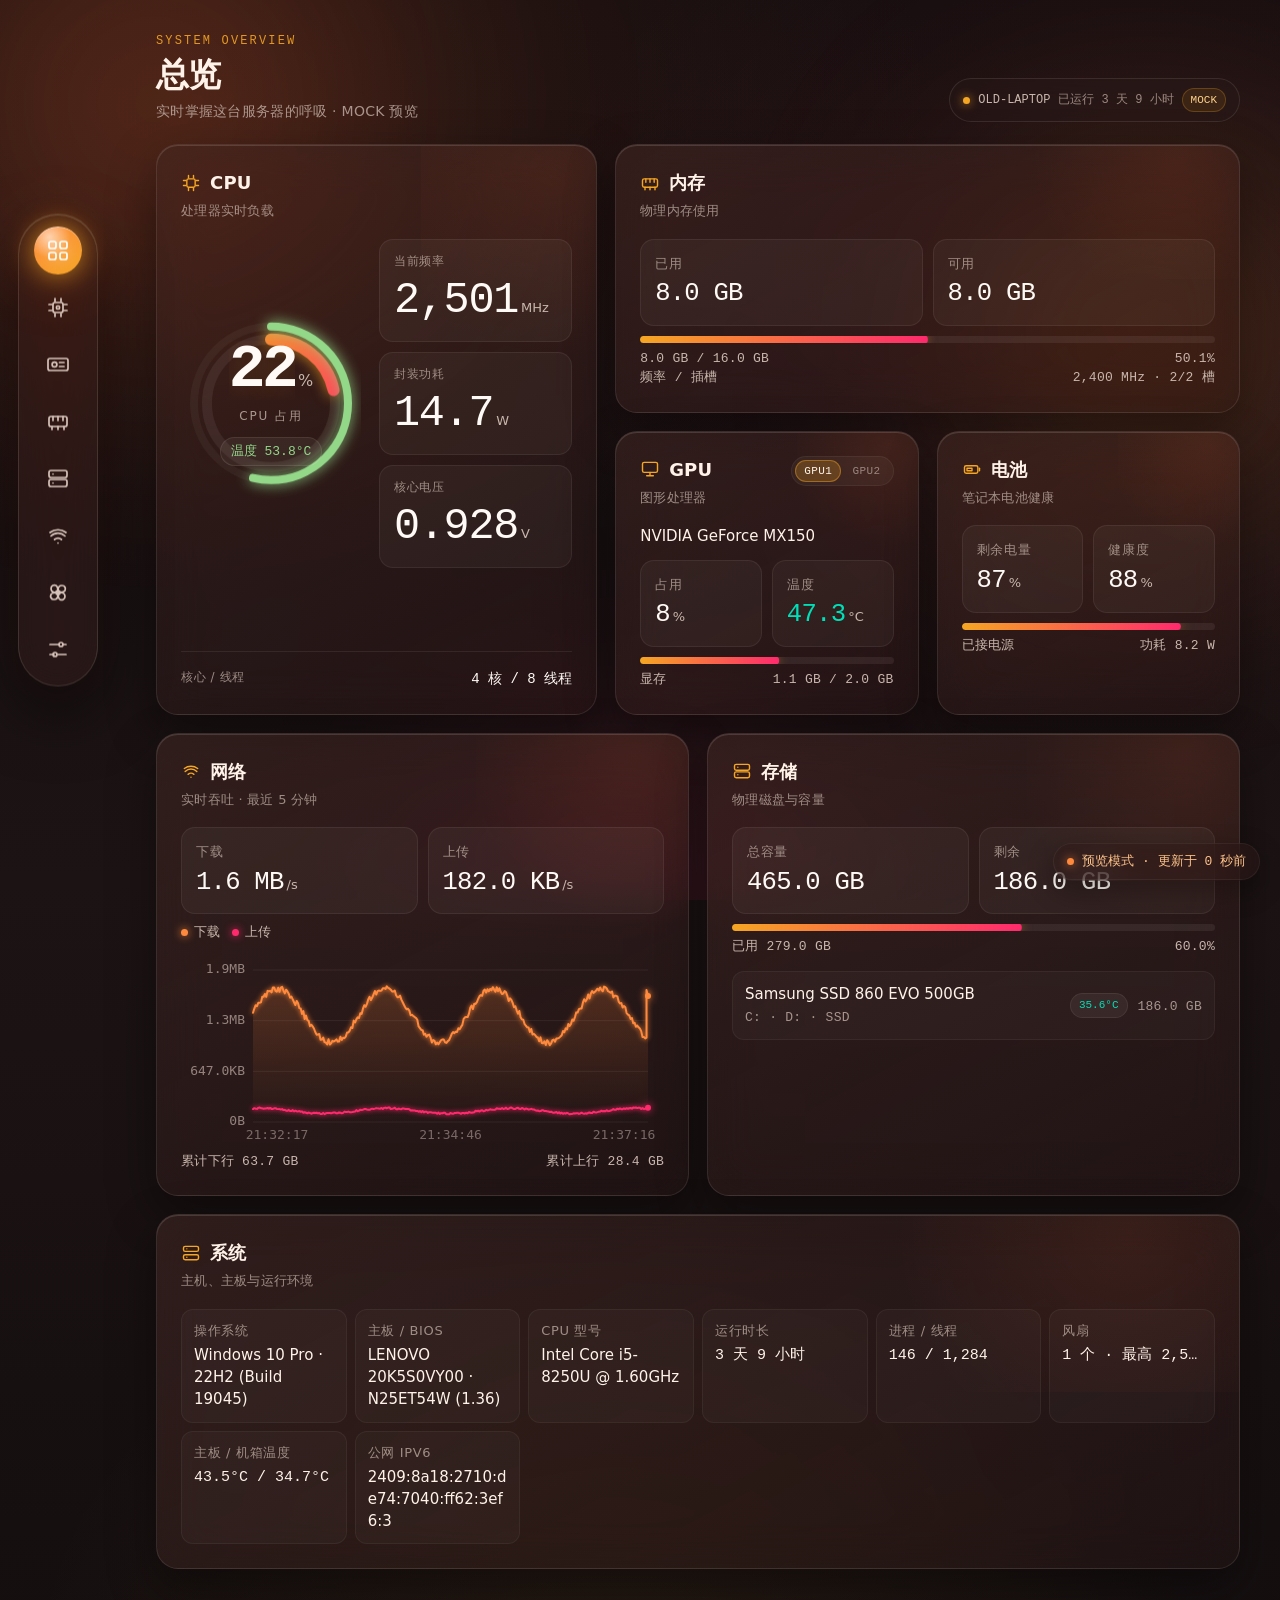
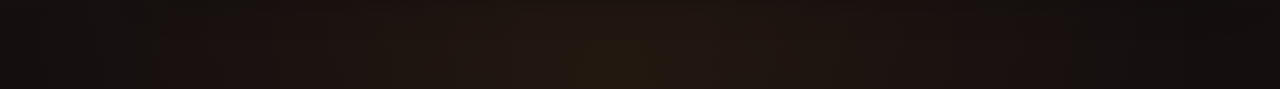
<file: preview/index.html>
<!DOCTYPE html>
<html lang="zh-CN">
<head>
  <meta charset="utf-8">
  <meta name="viewport" content="width=device-width, initial-scale=1, viewport-fit=cover">
  <meta name="color-scheme" content="dark">
  <meta name="theme-color" content="#140e0f">
  <title>HP Server Monitor · UI Preview</title>
  <link rel="stylesheet" href="./style.css">
</head>
<body>
  <div class="aurora" aria-hidden="true">
    <span class="blob blob-blue"></span>
    <span class="blob blob-teal"></span>
    <span class="blob blob-pink"></span>
  </div>

  <div id="app" class="app">
    <aside id="sidebar" class="sidebar" aria-label="主导航">
      <div id="liquid" class="liquid" aria-hidden="true"></div>

      <button class="nav-bubble active" data-view="overview" aria-label="总览" aria-current="page" title="总览">
        <svg viewBox="0 0 24 24" fill="none" stroke="currentColor" stroke-width="1.7" stroke-linecap="round" stroke-linejoin="round" aria-hidden="true"><rect x="3" y="3" width="7" height="7" rx="2"/><rect x="14" y="3" width="7" height="7" rx="2"/><rect x="3" y="14" width="7" height="7" rx="2"/><rect x="14" y="14" width="7" height="7" rx="2"/></svg>
        <span class="nav-tip">总览</span>
      </button>

      <button class="nav-bubble" data-view="cpu" aria-label="CPU" title="CPU">
        <svg viewBox="0 0 24 24" fill="none" stroke="currentColor" stroke-width="1.7" stroke-linecap="round" stroke-linejoin="round" aria-hidden="true"><rect x="7" y="7" width="10" height="10" rx="2"/><path d="M9 3v3M15 3v3M9 18v3M15 18v3M3 9h3M3 15h3M18 9h3M18 15h3"/><rect x="10.5" y="10.5" width="3" height="3" rx="1"/></svg>
        <span class="nav-tip">CPU</span>
      </button>

      <button class="nav-bubble" data-view="gpu" aria-label="GPU" title="GPU">
        <svg viewBox="0 0 24 24" fill="none" stroke="currentColor" stroke-width="1.7" stroke-linecap="round" stroke-linejoin="round" aria-hidden="true"><rect x="2" y="6" width="20" height="12" rx="2"/><circle cx="8.5" cy="12" r="2.4"/><path d="M13.5 10h4.5M13.5 14h4.5"/></svg>
        <span class="nav-tip">GPU</span>
      </button>

      <button class="nav-bubble" data-view="memory" aria-label="内存" title="内存">
        <svg viewBox="0 0 24 24" fill="none" stroke="currentColor" stroke-width="1.7" stroke-linecap="round" stroke-linejoin="round" aria-hidden="true"><rect x="3" y="7" width="18" height="10" rx="2"/><path d="M7 7v4M12 7v4M17 7v4M6 17v3M12 17v3M18 17v3"/></svg>
        <span class="nav-tip">内存</span>
      </button>

      <button class="nav-bubble" data-view="storage" aria-label="存储" title="存储">
        <svg viewBox="0 0 24 24" fill="none" stroke="currentColor" stroke-width="1.7" stroke-linecap="round" stroke-linejoin="round" aria-hidden="true"><rect x="3" y="4" width="18" height="7" rx="2"/><rect x="3" y="13" width="18" height="7" rx="2"/><path d="M7 7.5h.01M7 16.5h.01"/></svg>
        <span class="nav-tip">存储</span>
      </button>

      <button class="nav-bubble" data-view="network" aria-label="网络" title="网络">
        <svg viewBox="0 0 24 24" fill="none" stroke="currentColor" stroke-width="1.7" stroke-linecap="round" stroke-linejoin="round" aria-hidden="true"><path d="M4 9a13 13 0 0 1 16 0"/><path d="M5 12.5a10 10 0 0 1 14 0"/><path d="M8.5 16a5.5 5.5 0 0 1 7 0"/><path d="M12 19.5h.01"/></svg>
        <span class="nav-tip">网络</span>
      </button>

      <button class="nav-bubble" data-view="fans" aria-label="风扇" title="风扇">
        <svg viewBox="0 0 24 24" fill="none" stroke="currentColor" stroke-width="1.7" stroke-linecap="round" stroke-linejoin="round" aria-hidden="true"><circle cx="12" cy="12" r="2"/><path d="M12 10c0-3 1-5 4-5s4 3 3 5-4 2-7 2"/><path d="M14 12c3 0 5 1 5 4s-3 4-5 3-2-4-2-7"/><path d="M12 14c0 3-1 5-4 5s-4-3-3-5 4-2 7-2"/><path d="M10 12c-3 0-5-1-5-4s3-4 5-3 2 4 2 7"/></svg>
        <span class="nav-tip">风扇</span>
      </button>

      <button class="nav-bubble" data-view="settings" aria-label="设置" title="设置">
        <svg viewBox="0 0 24 24" fill="none" stroke="currentColor" stroke-width="1.7" stroke-linecap="round" stroke-linejoin="round" aria-hidden="true"><path d="M4 7h9M17 7h3M4 17h4M12 17h8"/><circle cx="15" cy="7" r="2"/><circle cx="9" cy="17" r="2"/></svg>
        <span class="nav-tip">设置</span>
      </button>
    </aside>

    <main class="main">
      <header class="topbar">
        <div class="page-heading">
          <p class="eyebrow" id="page-eyebrow">SYSTEM OVERVIEW</p>
          <h1 id="page-title">总览</h1>
          <p id="page-subtitle" class="page-subtitle">静态预览 · Mock 数据</p>
        </div>
        <div class="host-badge">
          <span class="host-dot"></span>
          <span id="host-name">OLD-LAPTOP</span>
          <span id="host-uptime" class="host-uptime"></span>
          <span class="badge info" title="当前为静态 mock 数据">MOCK</span>
        </div>
      </header>
      <section id="view" class="view"></section>
    </main>

    <div id="live-pill" class="live-pill ok" role="status">
      <span class="pill-dot"></span>
      <span id="live-text">预览模式 · 更新于 0 秒前</span>
    </div>
  </div>

  <div id="preview-login" class="login-overlay" hidden>
    <form id="preview-login-form" class="login-card" autocomplete="off">
      <div class="login-brand">
        <div class="brand-orb"></div>
        <div>
          <h1>HP Server Monitor</h1>
          <p>家庭服务器实时状态 · 登录页样式预览</p>
        </div>
      </div>
      <label class="field">
        <span>用户名</span>
        <input type="text" value="admin" readonly>
      </label>
      <label class="field">
        <span>密码</span>
        <input type="password" value="preview-password" readonly>
      </label>
      <p class="form-error">这是登录页的静态样式预览，不会发起任何请求。</p>
      <button class="btn-primary" type="button" id="preview-login-close">返回监控预览</button>
      <p class="login-hint">直接双击 preview/index.html 即可查看此预览</p>
    </form>
  </div>

  <div id="toasts" class="toasts" aria-live="assertive"></div>

  <script src="./app.js" defer></script>
</body>
</html>
</file>
<file: preview/style.css>
:root {
  --bg-0: #140e0f;
  --bg-1: #1c1314;
  --bg-2: #140e0f;
  --blue: #f5a623;
  --teal: #ff8a3d;
  --pink: #ff2a6d;
  --amber: #ffb020;
  --red: #ff4d6d;
  --text: #fff3e9;
  --muted: #c9b7ad;
  --faint: #9b8880;
  --glass: rgba(255, 240, 230, 0.055);
  --glass-strong: rgba(255, 240, 230, 0.085);
  --line: rgba(255, 240, 230, 0.1);
  --line-soft: rgba(255, 240, 230, 0.065);
  --radius: 20px;
  --mono: "JetBrains Mono", "Cascadia Mono", "SFMono-Regular", Consolas, monospace;
  --sans: "Inter", "Segoe UI", "Microsoft YaHei", "PingFang SC", system-ui, sans-serif;
  --temp-color: var(--teal);
}

*,
*::before,
*::after {
  box-sizing: border-box;
}

[hidden] {
  display: none !important;
}

html {
  min-height: 100%;
}

body {
  margin: 0;
  min-height: 100vh;
  color: var(--text);
  font-family: var(--sans);
  font-size: 14px;
  line-height: 1.5;
  background:
    radial-gradient(1200px 800px at 18% 8%, rgba(245, 166, 35, 0.1), transparent 60%),
    radial-gradient(900px 700px at 85% 25%, rgba(255, 138, 61, 0.06), transparent 60%),
    linear-gradient(160deg, var(--bg-0) 0%, var(--bg-1) 48%, var(--bg-2) 100%);
  overflow-x: hidden;
  -webkit-font-smoothing: antialiased;
  text-rendering: optimizeLegibility;
}

::selection {
  background: rgba(245, 166, 35, 0.32);
  color: #fff;
}

::-webkit-scrollbar {
  width: 9px;
  height: 9px;
}

::-webkit-scrollbar-track {
  background: transparent;
}

::-webkit-scrollbar-thumb {
  background: rgba(255, 240, 230, 0.12);
  border-radius: 99px;
}

::-webkit-scrollbar-thumb:hover {
  background: rgba(255, 240, 230, 0.2);
}

h1,
h2,
h3,
p {
  margin: 0;
}

button,
input {
  font: inherit;
}

button {
  color: inherit;
}

a {
  color: var(--blue);
}

:focus-visible {
  outline: 2px solid rgba(245, 166, 35, 0.85);
  outline-offset: 2px;
}

.aurora {
  position: fixed;
  inset: 0;
  z-index: 0;
  overflow: hidden;
  pointer-events: none;
}

.blob {
  position: absolute;
  display: block;
  border-radius: 50%;
  filter: blur(120px);
  opacity: 0.34;
  will-change: transform;
}

.blob-blue {
  width: 52vw;
  height: 52vw;
  min-width: 520px;
  min-height: 520px;
  left: -14vw;
  top: -18vw;
  background: radial-gradient(circle, #f5a623 0%, rgba(245, 166, 35, 0.32) 46%, transparent 70%);
  animation: drift-blue 60s ease-in-out infinite alternate;
}

.blob-teal {
  width: 44vw;
  height: 44vw;
  min-width: 420px;
  min-height: 420px;
  right: -12vw;
  top: 6vh;
  background: radial-gradient(circle, #ff8a3d 0%, rgba(255, 138, 61, 0.24) 46%, transparent 70%);
  animation: drift-teal 72s ease-in-out infinite alternate;
}

.blob-pink {
  width: 38vw;
  height: 38vw;
  min-width: 380px;
  min-height: 380px;
  left: 30vw;
  bottom: -20vw;
  background: radial-gradient(circle, #ff2a6d 0%, rgba(255, 42, 109, 0.22) 44%, transparent 70%);
  animation: drift-pink 66s ease-in-out infinite alternate;
}

@keyframes drift-blue {
  from { transform: translate3d(0, 0, 0) scale(1); }
  to { transform: translate3d(7vw, 5vh, 0) scale(1.08); }
}

@keyframes drift-teal {
  from { transform: translate3d(0, 0, 0) scale(1.05); }
  to { transform: translate3d(-6vw, 7vh, 0) scale(0.96); }
}

@keyframes drift-pink {
  from { transform: translate3d(0, 0, 0) scale(0.98); }
  to { transform: translate3d(5vw, -6vh, 0) scale(1.1); }
}

.app {
  position: relative;
  z-index: 1;
  min-height: 100vh;
}

/* ---------- 气泡侧边栏 ---------- */

.sidebar {
  position: fixed;
  left: 18px;
  top: 50%;
  z-index: 30;
  display: flex;
  flex-direction: column;
  align-items: center;
  gap: 10px;
  width: 72px;
  padding: 12px 0;
  transform: translateY(-50%);
  background: rgba(255, 240, 230, 0.06);
  border: 1px solid rgba(255, 240, 230, 0.12);
  border-radius: 36px;
  box-shadow:
    0 24px 60px rgba(0, 0, 0, 0.42),
    inset 0 1px 0 rgba(255, 240, 230, 0.14);
  backdrop-filter: blur(24px) saturate(180%);
  -webkit-backdrop-filter: blur(24px) saturate(180%);
}

.liquid {
  position: absolute;
  left: 0;
  top: 0;
  z-index: 0;
  width: 44px;
  height: 44px;
  border-radius: 50%;
  background:
    radial-gradient(circle at 32% 22%, rgba(255, 240, 230, 0.55), transparent 42%),
    linear-gradient(145deg, #ff8a3d, #d97706);
  box-shadow:
    0 0 24px rgba(245, 166, 35, 0.75),
    0 0 60px rgba(245, 166, 35, 0.28),
    inset 0 1px 0 rgba(255, 240, 230, 0.45);
  transform: translate3d(14px, 12px, 0);
  transition: transform 400ms cubic-bezier(0.22, 1, 0.36, 1);
  will-change: transform;
}

.nav-bubble {
  position: relative;
  z-index: 1;
  display: grid;
  place-items: center;
  width: 44px;
  height: 44px;
  padding: 0;
  color: #d8c4ba;
  background: transparent;
  border: 0;
  border-radius: 50%;
  cursor: pointer;
  transition: transform 150ms ease, color 150ms ease, background 150ms ease, box-shadow 150ms ease;
  -webkit-tap-highlight-color: transparent;
}

.nav-bubble svg {
  width: 21px;
  height: 21px;
  pointer-events: none;
}

.nav-bubble:hover,
.nav-bubble:focus-visible {
  color: #fff;
  background: rgba(255, 240, 230, 0.06);
  transform: scale(1.08);
  box-shadow: 0 0 20px rgba(245, 166, 35, 0.35);
}

.nav-bubble.active {
  color: #fff;
}

.nav-bubble.active svg {
  filter: drop-shadow(0 0 6px rgba(255, 240, 230, 0.55));
}

.nav-tip {
  position: absolute;
  left: 58px;
  top: 50%;
  padding: 6px 10px;
  color: var(--text);
  font-size: 12px;
  white-space: nowrap;
  pointer-events: none;
  background: rgba(20, 14, 15, 0.92);
  border: 1px solid var(--line);
  border-radius: 8px;
  opacity: 0;
  transform: translate3d(-4px, -50%, 0);
  transition: opacity 150ms ease, transform 150ms ease;
}

.nav-bubble:hover .nav-tip,
.nav-bubble:focus-visible .nav-tip {
  opacity: 1;
  transform: translate3d(0, -50%, 0);
}

/* ---------- 主区域 ---------- */

.main {
  margin-left: 104px;
  padding: 28px 32px 96px;
  min-height: 100vh;
}

.topbar,
.view {
  max-width: 1600px;
  margin-left: auto;
  margin-right: auto;
}

.topbar {
  display: flex;
  align-items: flex-end;
  justify-content: space-between;
  gap: 18px;
  margin-bottom: 22px;
}

.page-heading {
  min-width: 0;
}

.eyebrow {
  margin-bottom: 6px;
  color: rgba(245, 166, 35, 0.92);
  font-family: var(--mono);
  font-size: 10px;
  letter-spacing: 0.2em;
  text-transform: uppercase;
}

.page-heading h1 {
  font-size: clamp(24px, 2.4vw, 32px);
  font-weight: 600;
  line-height: 1.15;
  letter-spacing: -0.03em;
}

.page-subtitle {
  margin-top: 6px;
  color: var(--muted);
  font-size: 12px;
}

.host-badge {
  display: inline-flex;
  align-items: center;
  gap: 8px;
  flex-shrink: 0;
  padding: 8px 12px;
  color: var(--muted);
  font-family: var(--mono);
  font-size: 11px;
  background: rgba(255, 240, 230, 0.045);
  border: 1px solid var(--line-soft);
  border-radius: 999px;
  backdrop-filter: blur(16px);
  -webkit-backdrop-filter: blur(16px);
}

.host-dot,
.pill-dot {
  width: 7px;
  height: 7px;
  border-radius: 50%;
  background: var(--teal);
  box-shadow: 0 0 10px rgba(255, 138, 61, 0.8);
  flex-shrink: 0;
}

.host-uptime {
  color: var(--faint);
}

/* ---------- 网格与卡片 ---------- */

.grid {
  display: grid;
  grid-template-columns: repeat(12, minmax(0, 1fr));
  gap: 16px;
}

.span-3 { grid-column: span 3; }
.span-4 { grid-column: span 4; }
.span-5 { grid-column: span 5; }
.span-6 { grid-column: span 6; }
.span-7 { grid-column: span 7; }
.span-8 { grid-column: span 8; }
.span-12 { grid-column: span 12; }

.stack {
  display: flex;
  flex-direction: column;
  gap: 16px;
  min-width: 0;
}

.card {
  position: relative;
  min-width: 0;
  padding: 20px;
  overflow: hidden;
  background: linear-gradient(152deg, rgba(255, 240, 230, 0.075), rgba(255, 240, 230, 0.028));
  border: 1px solid rgba(255, 240, 230, 0.09);
  border-radius: var(--radius);
  box-shadow:
    0 14px 34px rgba(0, 0, 0, 0.26),
    inset 0 1px 0 rgba(255, 240, 230, 0.14);
  backdrop-filter: blur(22px) saturate(160%);
  -webkit-backdrop-filter: blur(22px) saturate(160%);
  transition: transform 250ms ease, box-shadow 250ms ease, border-color 250ms ease;
}

.card::after {
  content: "";
  position: absolute;
  top: -40%;
  right: -20%;
  width: 60%;
  height: 90%;
  pointer-events: none;
  background: radial-gradient(circle, rgba(245, 166, 35, 0.08), transparent 65%);
}

.card.mini {
  padding: 16px;
}

.hero-card {
  display: flex;
  flex-direction: column;
  padding: 24px;
}

.hero-card .card-body {
  display: flex;
  flex: 1;
  flex-direction: column;
  justify-content: center;
}

.card-head {
  position: relative;
  z-index: 1;
  display: flex;
  align-items: flex-start;
  justify-content: space-between;
  gap: 12px;
}

.card-title-wrap {
  min-width: 0;
}

.card-title {
  display: flex;
  align-items: center;
  gap: 8px;
  color: var(--muted);
  font-size: 11px;
  font-weight: 600;
  letter-spacing: 0.13em;
  text-transform: uppercase;
}

.card-title .icon-svg {
  color: rgba(245, 166, 35, 0.92);
}

.card-sub {
  margin-top: 5px;
  color: var(--faint);
  font-size: 11px;
}

.core-grid .core {
  transition: border-color 150ms ease, background 150ms ease;
}

.core:hover {
  background: rgba(255, 240, 230, 0.05);
  border-color: rgba(245, 166, 35, 0.22);
}

.card-actions {
  display: flex;
  align-items: center;
  gap: 8px;
  flex-shrink: 0;
}

.card-body {
  position: relative;
  z-index: 1;
  margin-top: 14px;
}

@media (hover: hover) {
  .card:hover {
    transform: translateY(-2px);
    border-color: rgba(255, 240, 230, 0.16);
    box-shadow:
      0 22px 48px rgba(0, 0, 0, 0.36),
      0 0 34px rgba(245, 166, 35, 0.1),
      inset 0 1px 0 rgba(255, 240, 230, 0.18);
  }
}

/* ---------- 指标 ---------- */

.metric {
  min-width: 0;
  padding: 12px;
  background: rgba(255, 240, 230, 0.035);
  border: 1px solid rgba(255, 240, 230, 0.06);
  border-radius: 14px;
}

.metric-label {
  overflow: hidden;
  color: var(--muted);
  font-size: 10px;
  letter-spacing: 0.08em;
  text-overflow: ellipsis;
  text-transform: uppercase;
  white-space: nowrap;
}

.metric-value {
  display: flex;
  align-items: baseline;
  gap: 3px;
  margin-top: 6px;
  min-height: 1.2em;
  color: var(--text);
  font-family: var(--mono);
  font-size: clamp(18px, 1.6vw, 23px);
  font-variant-numeric: tabular-nums;
  letter-spacing: -0.03em;
  line-height: 1.1;
}

.metric-number {
  overflow: hidden;
  text-overflow: ellipsis;
  white-space: nowrap;
}

.metric-unit {
  color: var(--muted);
  font-family: var(--sans);
  font-size: 11px;
  letter-spacing: 0;
}

.metric-hint {
  margin-top: 4px;
  color: var(--faint);
  font-size: 11px;
}

.metric.big .metric-value {
  font-size: clamp(28px, 2.8vw, 40px);
}

.cpu-metrics,
.mini-metrics {
  display: grid;
  grid-template-columns: repeat(2, minmax(0, 1fr));
  gap: 10px;
}

.metrics-grid {
  display: grid;
  grid-template-columns: repeat(auto-fit, minmax(140px, 1fr));
  gap: 10px;
}

.icon-svg {
  display: block;
  flex-shrink: 0;
}

.cpu-metrics .metric {
  padding: 11px 12px;
}

/* ---------- 环形仪表 ---------- */

.hero-split {
  display: grid;
  grid-template-columns: minmax(220px, 300px) minmax(0, 1fr);
  gap: 26px;
  align-items: center;
}

.ring-wrap {
  position: relative;
  width: min(280px, 100%);
  aspect-ratio: 1;
  margin: 0 auto;
}

.ring-wrap canvas {
  display: block;
  width: 100%;
  height: 100%;
}

.ring-center {
  position: absolute;
  inset: 0;
  display: flex;
  flex-direction: column;
  align-items: center;
  justify-content: center;
  pointer-events: none;
  text-align: center;
}

.ring-value {
  display: flex;
  align-items: baseline;
  gap: 3px;
  color: #fff;
  font-family: var(--mono);
  font-size: clamp(42px, 4.2vw, 58px);
  font-variant-numeric: tabular-nums;
  font-weight: 600;
  letter-spacing: -0.06em;
  line-height: 0.95;
}

.ring-unit {
  color: var(--muted);
  font-family: var(--sans);
  font-size: 14px;
  font-weight: 400;
  letter-spacing: 0;
}

.ring-label {
  margin-top: 7px;
  color: var(--faint);
  font-size: 10px;
  letter-spacing: 0.18em;
  text-transform: uppercase;
}

.ring-temp {
  margin-top: 12px;
  padding: 4px 10px;
  color: var(--temp-color);
  font-family: var(--mono);
  font-size: 11px;
  background: rgba(255, 240, 230, 0.055);
  border: 1px solid rgba(255, 240, 230, 0.09);
  border-radius: 999px;
  transition: color 300ms ease;
}

/* ---------- 进度条 ---------- */

.progress {
  position: relative;
  height: 7px;
  overflow: hidden;
  background: rgba(255, 240, 230, 0.07);
  border-radius: 999px;
}

.progress-fill {
  width: 100%;
  height: 100%;
  background: linear-gradient(90deg, var(--blue), var(--teal));
  border-radius: inherit;
  box-shadow: 0 0 12px rgba(245, 166, 35, 0.5);
  transform: scaleX(0);
  transform-origin: left center;
  transition: transform 350ms cubic-bezier(0.22, 1, 0.36, 1);
}

.progress.warm .progress-fill {
  background: linear-gradient(90deg, var(--amber), var(--pink));
  box-shadow: 0 0 12px rgba(255, 176, 32, 0.4);
}

.progress-space {
  margin: 10px 0 6px;
}

.progress-row {
  display: flex;
  justify-content: space-between;
  gap: 8px;
  color: var(--muted);
  font-family: var(--mono);
  font-size: 10px;
}

/* ---------- 图表 ---------- */

.chart-head {
  display: flex;
  align-items: flex-start;
  justify-content: space-between;
  gap: 12px;
}

.chart-box {
  position: relative;
  width: 100%;
  height: 220px;
  margin-top: 6px;
}

.chart-box.small {
  height: 150px;
}

.chart-box.tall {
  height: 260px;
}

.chart-box canvas {
  display: block;
  width: 100%;
  height: 100%;
  touch-action: pan-y;
}

.range-chips {
  display: flex;
  gap: 3px;
  padding: 3px;
  background: rgba(255, 240, 230, 0.04);
  border: 1px solid var(--line-soft);
  border-radius: 999px;
}

.chip {
  padding: 4px 9px;
  color: var(--faint);
  font-size: 10px;
  white-space: nowrap;
  background: transparent;
  border: 0;
  border-radius: 999px;
  cursor: pointer;
  transition: color 150ms ease, background 150ms ease;
}

.chip:hover {
  color: var(--text);
}

.chip.active {
  color: #fff;
  background: rgba(245, 166, 35, 0.26);
  box-shadow: inset 0 0 0 1px rgba(245, 166, 35, 0.35);
}

.legend {
  display: flex;
  flex-wrap: wrap;
  gap: 12px;
  margin-top: 8px;
}

.legend-item {
  display: inline-flex;
  align-items: center;
  gap: 6px;
  color: var(--muted);
  font-size: 10px;
}

.legend-dot {
  width: 7px;
  height: 7px;
  border-radius: 50%;
  background: var(--blue);
  box-shadow: 0 0 8px currentColor;
}

/* ---------- 温度小胶囊 / 核心占用 ---------- */

.chip-list {
  display: flex;
  flex-wrap: wrap;
  gap: 6px;
}

.temp-chip {
  padding: 4px 9px;
  color: var(--temp-color);
  font-family: var(--mono);
  font-size: 10px;
  background: rgba(255, 240, 230, 0.045);
  border: 1px solid rgba(255, 240, 230, 0.07);
  border-radius: 999px;
  cursor: default;
  transition: color 300ms ease;
}

.temp-chip:hover {
  color: var(--temp-color);
  background: rgba(255, 240, 230, 0.06);
}

/* ---------- 核心占用 ---------- */

.core-grid {
  display: grid;
  grid-template-columns: repeat(auto-fill, minmax(66px, 1fr));
  gap: 9px;
}

.core {
  min-width: 0;
  padding: 8px;
  background: rgba(255, 240, 230, 0.03);
  border: 1px solid rgba(255, 240, 230, 0.055);
  border-radius: 10px;
}

.core-top {
  display: flex;
  align-items: baseline;
  justify-content: space-between;
  gap: 4px;
  margin-bottom: 7px;
  color: var(--muted);
  font-family: var(--mono);
  font-size: 9px;
}

.core-value {
  color: #f5e3d8;
  font-size: 10px;
}

.core-track {
  height: 4px;
  overflow: hidden;
  background: rgba(255, 240, 230, 0.07);
  border-radius: 99px;
}

.core-fill {
  width: 100%;
  height: 100%;
  background: linear-gradient(90deg, rgba(245, 166, 35, 0.8), var(--teal));
  border-radius: inherit;
  transform: scaleX(0);
  transform-origin: left center;
  transition: transform 300ms cubic-bezier(0.22, 1, 0.36, 1);
}

/* ---------- 列表 ---------- */

.list {
  display: flex;
  flex-direction: column;
  gap: 8px;
}

.row {
  display: grid;
  grid-template-columns: minmax(0, 1fr) auto;
  align-items: center;
  gap: 12px;
  padding: 11px 12px;
  background: rgba(255, 240, 230, 0.028);
  border: 1px solid rgba(255, 240, 230, 0.05);
  border-radius: 12px;
}

.row-main {
  min-width: 0;
}

.row-title {
  overflow: hidden;
  color: var(--text);
  font-size: 12px;
  font-weight: 500;
  text-overflow: ellipsis;
  white-space: nowrap;
}

.row-sub {
  margin-top: 3px;
  overflow: hidden;
  color: var(--faint);
  font-family: var(--mono);
  font-size: 10px;
  text-overflow: ellipsis;
  white-space: nowrap;
}

.row-side {
  display: flex;
  align-items: center;
  gap: 10px;
  color: var(--muted);
  font-family: var(--mono);
  font-size: 11px;
  white-space: nowrap;
}

.row-side strong {
  color: var(--text);
  font-weight: 500;
}

/* ---------- 徽章 / 状态 ---------- */

.badge {
  display: inline-flex;
  align-items: center;
  gap: 4px;
  padding: 3px 8px;
  color: var(--muted);
  font-family: var(--mono);
  font-size: 9px;
  line-height: 1.5;
  white-space: nowrap;
  background: rgba(255, 240, 230, 0.055);
  border: 1px solid rgba(255, 240, 230, 0.075);
  border-radius: 999px;
}

.badge.good {
  color: var(--teal);
  background: rgba(255, 138, 61, 0.08);
  border-color: rgba(255, 138, 61, 0.22);
}

.badge.warn {
  color: #ffd28a;
  background: rgba(255, 176, 32, 0.08);
  border-color: rgba(255, 176, 32, 0.22);
}

.badge.bad {
  color: #ff9caf;
  background: rgba(255, 77, 109, 0.08);
  border-color: rgba(255, 77, 109, 0.24);
}

.badge.info {
  color: #ffd28a;
  background: rgba(245, 166, 35, 0.1);
  border-color: rgba(245, 166, 35, 0.24);
}

.alert {
  display: flex;
  align-items: flex-start;
  gap: 10px;
  padding: 11px 14px;
  margin-bottom: 12px;
  color: #ffd28a;
  font-size: 12px;
  line-height: 1.55;
  background: rgba(255, 176, 32, 0.07);
  border: 1px solid rgba(255, 176, 32, 0.2);
  border-radius: 14px;
}

.alert svg {
  flex-shrink: 0;
  margin-top: 1px;
}

.alert.bad {
  color: #ffadbd;
  background: rgba(255, 77, 109, 0.07);
  border-color: rgba(255, 77, 109, 0.2);
}

.alert.info {
  color: #ffd28a;
  background: rgba(245, 166, 35, 0.07);
  border-color: rgba(245, 166, 35, 0.2);
}

/* ---------- 空状态 ---------- */

.empty {
  display: flex;
  flex-direction: column;
  align-items: center;
  justify-content: center;
  padding: 26px 16px;
  text-align: center;
  border: 1px dashed rgba(255, 240, 230, 0.1);
  border-radius: 14px;
}

.empty-icon {
  color: rgba(206, 188, 180, 0.6);
}

.empty-title {
  margin-top: 9px;
  color: var(--muted);
  font-size: 12px;
}

.empty-hint {
  max-width: 360px;
  margin-top: 5px;
  color: var(--faint);
  font-size: 11px;
  line-height: 1.6;
}

/* ---------- 磁盘 ---------- */

.disk-card .card-body {
  margin-top: 12px;
}

.disk-head {
  display: flex;
  align-items: flex-start;
  justify-content: space-between;
  gap: 12px;
}

.disk-name {
  overflow: hidden;
  color: var(--text);
  font-size: 13px;
  font-weight: 500;
  text-overflow: ellipsis;
  white-space: nowrap;
}

.disk-sub {
  margin-top: 4px;
  color: var(--faint);
  font-family: var(--mono);
  font-size: 10px;
}

.disk-badges {
  display: flex;
  flex-wrap: wrap;
  justify-content: flex-end;
  gap: 5px;
}

.disk-stats {
  display: grid;
  grid-template-columns: repeat(4, minmax(0, 1fr));
  gap: 7px;
  margin: 14px 0;
}

.disk-stat {
  min-width: 0;
  padding: 8px;
  background: rgba(255, 240, 230, 0.03);
  border: 1px solid rgba(255, 240, 230, 0.05);
  border-radius: 10px;
}

.disk-stat-label {
  overflow: hidden;
  color: var(--muted);
  font-size: 10px;
  letter-spacing: 0.06em;
  text-overflow: ellipsis;
  text-transform: uppercase;
  white-space: nowrap;
}

.disk-stat-value {
  margin-top: 4px;
  overflow: hidden;
  color: var(--text);
  font-family: var(--mono);
  font-size: 12px;
  font-variant-numeric: tabular-nums;
  text-overflow: ellipsis;
  white-space: nowrap;
}

/* ---------- 风扇 ---------- */

.fan-grid {
  display: grid;
  grid-template-columns: repeat(auto-fill, minmax(210px, 1fr));
  gap: 12px;
}

.fan-card {
  padding: 15px;
  background: rgba(255, 240, 230, 0.03);
  border: 1px solid rgba(255, 240, 230, 0.06);
  border-radius: 14px;
}

.fan-head {
  display: flex;
  align-items: center;
  justify-content: space-between;
  gap: 8px;
}

.fan-name {
  overflow: hidden;
  color: var(--text);
  font-size: 12px;
  text-overflow: ellipsis;
  white-space: nowrap;
}

.fan-hw {
  margin-top: 3px;
  overflow: hidden;
  color: var(--faint);
  font-size: 10px;
  text-overflow: ellipsis;
  white-space: nowrap;
}

.fan-rpm {
  margin-top: 12px;
  color: #fff;
  font-family: var(--mono);
  font-size: clamp(24px, 2.4vw, 34px);
  font-variant-numeric: tabular-nums;
  letter-spacing: -0.04em;
  line-height: 1;
}

.fan-percent {
  display: flex;
  justify-content: space-between;
  margin: 12px 0 5px;
  color: var(--faint);
  font-family: var(--mono);
  font-size: 9px;
}

/* ---------- 网络适配器 ---------- */

.adapter-list {
  display: flex;
  flex-direction: column;
  gap: 8px;
}

.adapter {
  display: grid;
  grid-template-columns: minmax(180px, 0.9fr) minmax(0, 1.4fr) auto;
  align-items: center;
  gap: 14px;
  padding: 11px 12px;
  background: rgba(255, 240, 230, 0.028);
  border: 1px solid rgba(255, 240, 230, 0.05);
  border-radius: 12px;
}

.adapter-name {
  overflow: hidden;
  color: var(--text);
  font-size: 12px;
  font-weight: 500;
  text-overflow: ellipsis;
  white-space: nowrap;
}

.adapter-sub {
  margin-top: 3px;
  overflow: hidden;
  color: var(--faint);
  font-family: var(--mono);
  font-size: 9px;
  text-overflow: ellipsis;
  white-space: nowrap;
}

.adapter-ips {
  display: flex;
  flex-wrap: wrap;
  gap: 4px 8px;
  min-width: 0;
}

.ip {
  padding: 2px 6px;
  color: var(--muted);
  font-family: var(--mono);
  font-size: 9px;
  background: rgba(255, 240, 230, 0.04);
  border: 1px solid rgba(255, 240, 230, 0.05);
  border-radius: 6px;
}

.ip.v6 {
  color: #ffc48a;
  background: rgba(255, 138, 61, 0.06);
  border-color: rgba(255, 138, 61, 0.14);
}

.adapter-side {
  color: var(--muted);
  font-family: var(--mono);
  font-size: 10px;
  text-align: right;
  white-space: nowrap;
}

/* ---------- 信息网格 ---------- */

.info-grid {
  display: grid;
  grid-template-columns: repeat(auto-fit, minmax(160px, 1fr));
  gap: 8px;
}

.info-cell {
  min-width: 0;
  padding: 11px 12px;
  background: rgba(255, 240, 230, 0.028);
  border: 1px solid rgba(255, 240, 230, 0.05);
  border-radius: 12px;
}

.info-label {
  overflow: hidden;
  color: var(--muted);
  font-size: 10px;
  letter-spacing: 0.08em;
  text-overflow: ellipsis;
  text-transform: uppercase;
  white-space: nowrap;
}

.info-value {
  margin-top: 5px;
  overflow: hidden;
  color: var(--text);
  font-family: var(--mono);
  font-size: 12px;
  font-variant-numeric: tabular-nums;
  text-overflow: ellipsis;
  white-space: nowrap;
}

.info-value.wrap {
  font-family: var(--sans);
  line-height: 1.45;
  white-space: normal;
  word-break: break-word;
}

/* ---------- 设置 ---------- */

.settings-actions {
  display: flex;
  flex-wrap: wrap;
  gap: 9px;
  margin-top: 14px;
}

.btn {
  padding: 9px 14px;
  color: var(--text);
  font-size: 12px;
  background: rgba(255, 240, 230, 0.06);
  border: 1px solid var(--line);
  border-radius: 10px;
  cursor: pointer;
  transition: background 150ms ease, transform 150ms ease, border-color 150ms ease;
}

.btn:hover {
  background: rgba(255, 240, 230, 0.1);
  border-color: rgba(255, 240, 230, 0.18);
}

.btn:active {
  transform: translateY(1px);
}

.btn.primary {
  color: #fff;
  background: linear-gradient(135deg, rgba(245, 166, 35, 0.9), rgba(196, 90, 20, 0.9));
  border-color: rgba(245, 166, 35, 0.5);
  box-shadow: 0 8px 24px rgba(245, 166, 35, 0.24);
}

.btn.danger {
  color: #ffadbd;
  background: rgba(255, 77, 109, 0.08);
  border-color: rgba(255, 77, 109, 0.25);
}

.toggle {
  display: flex;
  align-items: center;
  gap: 12px;
  padding: 12px;
  background: rgba(255, 240, 230, 0.028);
  border: 1px solid rgba(255, 240, 230, 0.05);
  border-radius: 12px;
  cursor: pointer;
}

.toggle input {
  position: absolute;
  width: 1px;
  height: 1px;
  opacity: 0;
}

.toggle-track {
  position: relative;
  width: 38px;
  height: 22px;
  flex-shrink: 0;
  background: rgba(255, 240, 230, 0.12);
  border-radius: 999px;
  transition: background 200ms ease;
}

.toggle-thumb {
  position: absolute;
  top: 3px;
  left: 3px;
  width: 16px;
  height: 16px;
  background: #fff;
  border-radius: 50%;
  box-shadow: 0 2px 6px rgba(0, 0, 0, 0.3);
  transition: transform 200ms ease;
}

.toggle input:checked + .toggle-track {
  background: linear-gradient(90deg, var(--blue), var(--teal));
}

.toggle input:checked + .toggle-track .toggle-thumb {
  transform: translateX(16px);
}

.toggle-text {
  color: var(--muted);
  font-size: 11px;
  line-height: 1.45;
}

.kv {
  display: flex;
  flex-direction: column;
  gap: 0;
}

.kv-row {
  display: flex;
  justify-content: space-between;
  gap: 12px;
  padding: 9px 0;
  border-bottom: 1px solid rgba(255, 240, 230, 0.05);
  font-size: 12px;
}

.kv-row:last-child {
  border-bottom: 0;
}

.kv-key {
  color: var(--faint);
}

.kv-value {
  color: var(--text);
  font-family: var(--mono);
  font-size: 11px;
  text-align: right;
  word-break: break-all;
}

.code {
  padding: 10px 12px;
  color: #ffd28a;
  font-family: var(--mono);
  font-size: 10px;
  line-height: 1.8;
  white-space: pre-wrap;
  word-break: break-word;
  background: rgba(0, 0, 0, 0.22);
  border: 1px solid rgba(255, 240, 230, 0.05);
  border-radius: 10px;
  overflow-x: auto;
}

/* ---------- 实时状态胶囊 ---------- */

.live-pill {
  position: fixed;
  right: 20px;
  bottom: 20px;
  z-index: 40;
  display: inline-flex;
  align-items: center;
  gap: 8px;
  padding: 8px 13px;
  color: var(--muted);
  font-family: var(--mono);
  font-size: 10px;
  background: rgba(255, 240, 230, 0.055);
  border: 1px solid var(--line-soft);
  border-radius: 999px;
  box-shadow: 0 10px 28px rgba(0, 0, 0, 0.32);
  backdrop-filter: blur(18px) saturate(160%);
  -webkit-backdrop-filter: blur(18px) saturate(160%);
  pointer-events: none;
}

.live-pill .pill-dot {
  background: var(--muted);
  box-shadow: none;
}

.live-pill.ok {
  color: #ffc48a;
}

.live-pill.ok .pill-dot {
  background: var(--teal);
  box-shadow: 0 0 10px rgba(255, 138, 61, 0.8);
}

.live-pill.warn {
  color: #ffd28a;
  border-color: rgba(255, 176, 32, 0.2);
}

.live-pill.warn .pill-dot {
  background: var(--amber);
  box-shadow: 0 0 10px rgba(255, 176, 32, 0.7);
}

.live-pill.bad {
  color: #ffadbd;
  border-color: rgba(255, 77, 109, 0.22);
}

.live-pill.bad .pill-dot {
  background: var(--red);
  box-shadow: 0 0 10px rgba(255, 77, 109, 0.8);
  animation: blink 1.4s ease-in-out infinite;
}

@keyframes blink {
  0%, 100% { opacity: 1; }
  50% { opacity: 0.3; }
}

/* ---------- 登录 / 启动屏 ---------- */

.boot-screen {
  position: fixed;
  inset: 0;
  z-index: 90;
  display: flex;
  flex-direction: column;
  align-items: center;
  justify-content: center;
  gap: 14px;
  color: var(--muted);
  font-size: 12px;
  background: rgba(20, 14, 15, 0.86);
  backdrop-filter: blur(18px);
  -webkit-backdrop-filter: blur(18px);
}

.brand-orb {
  position: relative;
  width: 46px;
  height: 46px;
  flex-shrink: 0;
  border-radius: 50%;
  background:
    radial-gradient(circle at 32% 24%, rgba(255, 240, 230, 0.85), transparent 34%),
    conic-gradient(from 210deg, #f5a623, #ff8a3d, #ff2a6d, #f5a623);
  box-shadow: 0 0 26px rgba(245, 166, 35, 0.55);
}

.brand-orb::after {
  content: "";
  position: absolute;
  inset: -6px;
  border: 1px solid rgba(245, 166, 35, 0.25);
  border-radius: 50%;
  animation: orb-pulse 2.8s ease-out infinite;
}

@keyframes orb-pulse {
  0% { transform: scale(0.92); opacity: 0.7; }
  80%, 100% { transform: scale(1.35); opacity: 0; }
}

.login-overlay {
  position: fixed;
  inset: 0;
  z-index: 100;
  display: grid;
  place-items: center;
  padding: 20px;
  background: rgba(12, 8, 9, 0.5);
  backdrop-filter: blur(14px);
  -webkit-backdrop-filter: blur(14px);
}

.login-card {
  display: flex;
  flex-direction: column;
  gap: 15px;
  width: min(400px, 100%);
  padding: 30px;
  background: linear-gradient(155deg, rgba(255, 240, 230, 0.1), rgba(255, 240, 230, 0.045));
  border: 1px solid rgba(255, 240, 230, 0.14);
  border-radius: 24px;
  box-shadow:
    0 30px 80px rgba(0, 0, 0, 0.5),
    inset 0 1px 0 rgba(255, 240, 230, 0.2);
  backdrop-filter: blur(28px) saturate(170%);
  -webkit-backdrop-filter: blur(28px) saturate(170%);
  animation: rise 500ms cubic-bezier(0.22, 1, 0.36, 1);
}

@keyframes rise {
  from { opacity: 0; transform: translate3d(0, 14px, 0); }
  to { opacity: 1; transform: none; }
}

.login-brand {
  display: flex;
  align-items: center;
  gap: 14px;
  margin-bottom: 6px;
}

.login-brand h1 {
  font-size: 19px;
  font-weight: 600;
  letter-spacing: -0.02em;
}

.login-brand p {
  margin-top: 3px;
  color: var(--muted);
  font-size: 11px;
}

.field {
  display: flex;
  flex-direction: column;
  gap: 6px;
}

.field span {
  color: var(--faint);
  font-size: 10px;
  letter-spacing: 0.12em;
  text-transform: uppercase;
}

.field input {
  width: 100%;
  padding: 11px 13px;
  color: var(--text);
  font-size: 14px;
  background: rgba(255, 240, 230, 0.05);
  border: 1px solid rgba(255, 240, 230, 0.1);
  border-radius: 12px;
  outline: none;
  transition: border-color 150ms ease, box-shadow 150ms ease, background 150ms ease;
}

.field input:focus {
  background: rgba(255, 240, 230, 0.07);
  border-color: rgba(245, 166, 35, 0.6);
  box-shadow: 0 0 0 3px rgba(245, 166, 35, 0.14);
}

.btn-primary {
  width: 100%;
  margin-top: 3px;
  padding: 12px;
  color: #fff;
  font-weight: 600;
  background: linear-gradient(135deg, #f5a623, #d97706);
  border: 1px solid rgba(255, 170, 90, 0.4);
  border-radius: 12px;
  box-shadow: 0 10px 28px rgba(245, 166, 35, 0.3);
  cursor: pointer;
  transition: transform 150ms ease, box-shadow 150ms ease, opacity 150ms ease;
}

.btn-primary:hover {
  transform: translateY(-1px);
  box-shadow: 0 14px 32px rgba(245, 166, 35, 0.38);
}

.btn-primary:disabled {
  opacity: 0.6;
  cursor: wait;
  transform: none;
}

.form-error {
  padding: 8px 10px;
  color: #ffadbd;
  font-size: 11px;
  line-height: 1.5;
  background: rgba(255, 77, 109, 0.09);
  border: 1px solid rgba(255, 77, 109, 0.22);
  border-radius: 9px;
}

.login-hint {
  color: var(--faint);
  font-size: 10px;
  text-align: center;
}

.noscript {
  position: fixed;
  inset: 0;
  z-index: 200;
  display: grid;
  place-items: center;
  color: var(--text);
  background: var(--bg-0);
}

/* ---------- Toast ---------- */

.toasts {
  position: fixed;
  top: 20px;
  right: 20px;
  z-index: 110;
  display: flex;
  flex-direction: column;
  gap: 8px;
  pointer-events: none;
}

.toast {
  max-width: 320px;
  padding: 10px 14px;
  color: var(--text);
  font-size: 12px;
  line-height: 1.5;
  background: rgba(32, 21, 21, 0.92);
  border: 1px solid var(--line);
  border-left: 2px solid var(--blue);
  border-radius: 10px;
  box-shadow: 0 12px 30px rgba(0, 0, 0, 0.35);
  backdrop-filter: blur(18px);
  -webkit-backdrop-filter: blur(18px);
  animation: toast-in 220ms ease-out;
}

.toast.bad {
  border-left-color: var(--red);
}

.toast.good {
  border-left-color: var(--teal);
}

.toast.out {
  opacity: 0;
  transform: translate3d(8px, 0, 0);
  transition: opacity 200ms ease, transform 200ms ease;
}

@keyframes toast-in {
  from { opacity: 0; transform: translate3d(8px, 0, 0); }
  to { opacity: 1; transform: none; }
}

/* ---------- 通用文本 ---------- */

.mono { font-family: var(--mono); }
.muted { color: var(--muted); }
.faint { color: var(--faint); }
.accent { color: var(--blue); }
.teal { color: var(--teal); }
.pink { color: var(--pink); }
.amber { color: var(--amber); }
.red { color: var(--red); }
.nowrap { white-space: nowrap; }
.tabular { font-variant-numeric: tabular-nums; }

.is-hot {
  animation: hot-pulse 2s ease-in-out infinite;
  text-shadow: 0 0 16px currentColor;
}

@keyframes hot-pulse {
  0%, 100% { text-shadow: 0 0 6px currentColor; opacity: 1; }
  50% { text-shadow: 0 0 22px currentColor; opacity: 0.86; }
}

/* ---------- 响应式 ---------- */

@media (max-width: 1180px) {
  .span-7,
  .span-5 {
    grid-column: span 12;
  }

  .stack {
    display: grid;
    grid-template-columns: repeat(auto-fit, minmax(230px, 1fr));
  }

  .stack > .card {
    height: 100%;
  }
}

@media (max-width: 980px) {
  .span-3,
  .span-4 {
    grid-column: span 6;
  }

  .span-6 {
    grid-column: span 12;
  }

  .main {
    padding-left: 24px;
    padding-right: 24px;
  }
}

@media (max-width: 760px) {
  .grid {
    gap: 12px;
  }

  .grid > * {
    grid-column: span 12 !important;
  }

  .stack {
    display: flex;
    flex-direction: column;
  }

  .main {
    margin-left: 0;
    padding: 20px 14px 108px;
  }

  .topbar {
    align-items: flex-start;
    flex-direction: column;
    gap: 12px;
    margin-bottom: 16px;
  }

  .host-badge {
    width: 100%;
    justify-content: space-between;
  }

  .sidebar {
    left: 12px;
    right: 12px;
    top: auto;
    bottom: 12px;
    flex-direction: row;
    justify-content: space-between;
    width: auto;
    height: 64px;
    padding: 0 8px;
    transform: none;
    border-radius: 32px;
  }

  .nav-bubble {
    width: 44px;
    height: 44px;
  }

  .nav-tip {
    display: none;
  }

  .hero-split {
    grid-template-columns: 1fr;
    gap: 16px;
  }

  .ring-wrap {
    width: min(240px, 78vw);
  }

  .ring-value {
    font-size: 48px;
  }

  .card,
  .hero-card {
    padding: 16px;
    border-radius: 18px;
  }

  .card.mini {
    padding: 14px;
  }

  .chart-box {
    height: 190px;
  }

  .chart-box.small {
    height: 140px;
  }

  .disk-stats {
    grid-template-columns: repeat(2, minmax(0, 1fr));
  }

  .adapter {
    grid-template-columns: 1fr;
    gap: 8px;
  }

  .adapter-side {
    text-align: left;
  }

  .live-pill {
    right: 12px;
    bottom: 88px;
  }

  .toasts {
    top: 12px;
    right: 12px;
    left: 12px;
  }

  .toast {
    max-width: none;
  }

  .login-card {
    padding: 22px;
  }
}

@media (max-width: 420px) {
  .sidebar {
    gap: 0;
    padding: 0 4px;
  }

  .nav-bubble {
    width: 42px;
    height: 42px;
  }

  .liquid {
    width: 42px;
    height: 42px;
  }

  .nav-bubble svg {
    width: 19px;
    height: 19px;
  }

  .cpu-metrics {
    grid-template-columns: 1fr;
  }
}

@media (max-width: 360px) {
  .nav-bubble {
    width: 38px;
    height: 38px;
  }

  .liquid {
    width: 38px;
    height: 38px;
  }

  .nav-bubble svg {
    width: 17px;
    height: 17px;
  }
}

/* ---------- 降级：不支持 backdrop-filter ---------- */

@supports not ((backdrop-filter: blur(1px)) or (-webkit-backdrop-filter: blur(1px))) {
  .sidebar,
  .card,
  .login-card,
  .live-pill,
  .host-badge,
  .boot-screen {
    background: rgba(32, 21, 21, 0.94);
  }
}

/* ---------- 降低动效 ---------- */

@media (prefers-reduced-motion: reduce) {
  .blob,
  .brand-orb::after,
  .live-pill.bad .pill-dot,
  .is-hot {
    animation: none !important;
  }

  *,
  *::before,
  *::after {
    animation-duration: 0.001ms !important;
    animation-iteration-count: 1 !important;
    scroll-behavior: auto !important;
    transition-duration: 0.001ms !important;
  }
}

html[data-reduce-motion="1"] .blob,
html[data-reduce-motion="1"] .brand-orb::after,
html[data-reduce-motion="1"] .live-pill.bad .pill-dot,
html[data-reduce-motion="1"] .is-hot {
  animation: none !important;
}

html[data-reduce-motion="1"] *,
html[data-reduce-motion="1"] *::before,
html[data-reduce-motion="1"] *::after {
  animation-duration: 0.001ms !important;
  animation-iteration-count: 1 !important;
  scroll-behavior: auto !important;
  transition-duration: 0.001ms !important;
}

/* ============================================================
   Warm sunset theme + readability + layout v2
   ============================================================ */

:root {
  --gold: #f5a623;
  --orange: #ff8a3d;
  --sunset: #ff6b35;
  --rose: #ff2a6d;

  /* Legacy aliases kept so existing component rules stay warm. */
  --blue: var(--gold);
  --teal: var(--orange);
  --pink: var(--rose);

  --bg-0: #140e0f;
  --bg-1: #1c1314;
  --bg-2: #140e0f;
  --text: #fff3e9;
  --muted: #c9b7ad;
  --faint: #9b8880;
  --glass: rgba(40, 25, 25, 0.4);
  --glass-strong: rgba(62, 39, 35, 0.58);
  --line: rgba(255, 240, 230, 0.1);
  --line-soft: rgba(255, 240, 230, 0.06);
  --radius: 22px;
  --temp-color: #00e0b8;
}

body {
  font-size: 15px;
  background:
    radial-gradient(1200px 800px at 15% 6%, rgba(255, 107, 53, 0.1), transparent 62%),
    radial-gradient(1000px 760px at 88% 18%, rgba(255, 42, 109, 0.075), transparent 62%),
    radial-gradient(900px 700px at 48% 100%, rgba(245, 166, 35, 0.065), transparent 66%),
    linear-gradient(180deg, #140e0f 0%, #1c1314 52%, #140e0f 100%);
}

::selection {
  background: rgba(245, 166, 35, 0.32);
}

:focus-visible {
  outline-color: rgba(245, 166, 35, 0.9);
}

.blob {
  opacity: 0.34;
  filter: blur(130px);
}

.blob-blue {
  background: radial-gradient(circle, #ff6b35 0%, rgba(255, 107, 53, 0.3) 45%, transparent 70%);
}

.blob-teal {
  background: radial-gradient(circle, #f5a623 0%, rgba(245, 166, 35, 0.22) 45%, transparent 70%);
}

.blob-pink {
  background: radial-gradient(circle, #ff2a6d 0%, rgba(255, 42, 109, 0.2) 44%, transparent 70%);
}

/* Sidebar: slightly larger bubbles, warm glow */
.sidebar {
  width: 80px;
  gap: 9px;
  padding: 12px 0;
  border-radius: 40px;
  background: rgba(48, 30, 29, 0.55);
  border-color: rgba(255, 240, 230, 0.12);
  box-shadow:
    0 26px 64px rgba(0, 0, 0, 0.5),
    0 0 42px rgba(255, 107, 53, 0.06),
    inset 0 1px 0 rgba(255, 240, 230, 0.16);
}

.liquid {
  width: 48px;
  height: 48px;
  transform: translate3d(16px, 12px, 0);
  background:
    radial-gradient(circle at 32% 22%, rgba(255, 250, 244, 0.62), transparent 42%),
    linear-gradient(145deg, #ff8a3d, #f5a623);
  box-shadow:
    0 0 28px rgba(245, 166, 35, 0.78),
    0 0 74px rgba(255, 107, 53, 0.24),
    inset 0 1px 0 rgba(255, 250, 244, 0.5);
}

.nav-bubble {
  width: 48px;
  height: 48px;
  color: #d8c4ba;
}

.nav-bubble svg {
  width: 24px;
  height: 24px;
}

.nav-bubble:hover,
.nav-bubble:focus-visible {
  background: rgba(255, 240, 230, 0.07);
  box-shadow: 0 0 24px rgba(245, 166, 35, 0.48);
}

.nav-bubble.active svg {
  filter: drop-shadow(0 0 8px rgba(255, 244, 232, 0.65));
}

.nav-tip {
  left: 64px;
  font-size: 13px;
  background: rgba(20, 14, 15, 0.95);
}

.main {
  margin-left: 116px;
  padding: 32px 40px 120px;
}

/* Typography */
.eyebrow {
  color: var(--gold);
  font-size: 12px;
  letter-spacing: 0.18em;
  opacity: 0.9;
}

.page-heading h1 {
  font-size: clamp(32px, 2.6vw, 36px);
  font-weight: 700;
  letter-spacing: -0.03em;
}

.page-subtitle {
  margin-top: 7px;
  color: var(--muted);
  font-size: 14px;
  letter-spacing: 0.02em;
  opacity: 0.78;
}

.host-badge {
  padding: 9px 13px;
  color: var(--muted);
  font-size: 12px;
  background: rgba(40, 25, 25, 0.4);
  border-color: rgba(255, 240, 230, 0.1);
}

.host-dot {
  background: var(--gold);
  box-shadow: 0 0 10px rgba(245, 166, 35, 0.85);
}

/* Cards / glass */
.grid {
  gap: 18px;
}

.card {
  padding: 24px;
  border-radius: 22px;
  background: linear-gradient(152deg, rgba(62, 39, 35, 0.6), rgba(40, 25, 25, 0.4));
  border-color: rgba(255, 240, 230, 0.1);
  box-shadow:
    0 18px 48px rgba(0, 0, 0, 0.38),
    inset 0 1px 0 rgba(255, 240, 230, 0.14);
  backdrop-filter: blur(24px) saturate(150%);
  -webkit-backdrop-filter: blur(24px) saturate(150%);
}

.card::after {
  background: radial-gradient(circle, rgba(255, 107, 53, 0.09), transparent 65%);
}

.card-title {
  gap: 9px;
  color: var(--text);
  font-size: 18px;
  font-weight: 650;
  letter-spacing: 0.01em;
  text-transform: none;
}

.card-title .icon-svg {
  width: 20px;
  height: 20px;
  color: var(--gold);
}

.card-sub {
  margin-top: 5px;
  color: var(--muted);
  font-size: 13px;
  letter-spacing: 0.02em;
  opacity: 0.72;
}

.card-body {
  margin-top: 18px;
}

@media (hover: hover) {
  .card:hover {
    border-color: rgba(255, 240, 230, 0.18);
    box-shadow:
      0 22px 54px rgba(0, 0, 0, 0.42),
      0 0 36px rgba(255, 107, 53, 0.1),
      inset 0 1px 0 rgba(255, 240, 230, 0.18);
  }
}

/* Key numbers and labels */
.metric {
  padding: 14px;
  border-radius: 14px;
  background: rgba(255, 240, 230, 0.04);
  border-color: rgba(255, 240, 230, 0.07);
}

.metric-label {
  color: var(--muted);
  font-size: 13px;
  letter-spacing: 0.05em;
  opacity: 0.72;
  text-transform: none;
}

.metric-value {
  margin-top: 7px;
  color: #fffaf5;
  font-size: clamp(24px, 2vw, 30px);
}

.metric-number {
  color: #fffaf5;
}

.metric-unit {
  color: var(--muted);
  font-size: 13px;
}

.metric-hint {
  color: rgba(255, 240, 230, 0.5);
  font-size: 12px;
  letter-spacing: 0.03em;
}

.metric.big .metric-value {
  font-size: clamp(40px, 3.4vw, 50px);
}

.ring-value {
  color: #fffaf5;
  font-size: clamp(48px, 4.8vw, 64px);
  text-shadow: 0 0 28px rgba(245, 166, 35, 0.18);
}

.ring-unit {
  font-size: 16px;
}

.ring-label {
  color: var(--muted);
  font-size: 12px;
  letter-spacing: 0.16em;
  opacity: 0.8;
}

.ring-temp {
  font-size: 13px;
}

.progress-fill {
  background: linear-gradient(90deg, var(--gold), var(--rose));
  box-shadow: 0 0 14px rgba(245, 166, 35, 0.5);
}

.progress.warm .progress-fill {
  background: linear-gradient(90deg, var(--orange), var(--rose));
}

/* Overview: CPU 5 cols, right 7 cols */
.overview-side {
  display: grid;
  grid-template-columns: repeat(2, minmax(0, 1fr));
  gap: 18px;
  align-content: start;
}

.overview-side .overview-mem {
  grid-column: 1 / -1;
}

.overview-side .overview-gpu,
.overview-side .overview-battery {
  grid-column: span 1;
}

.overview-side .overview-gpu.wide {
  grid-column: 1 / -1;
}

.overview-side .card {
  height: 100%;
}

.cpu-overview .card-body {
  justify-content: space-between;
}

.cpu-hero {
  grid-template-columns: minmax(180px, 1fr) minmax(190px, 1.08fr);
  gap: 18px;
  align-items: stretch;
}

.cpu-overview .ring-wrap {
  width: min(240px, 100%);
}

.cpu-quick {
  display: flex;
  flex-direction: column;
  justify-content: center;
  gap: 10px;
  min-width: 0;
}

.cpu-quick .metric {
  padding: 12px 14px;
}

.cpu-quick .metric-value {
  font-size: clamp(32px, 2.7vw, 42px);
}

.cpu-quick .metric-label {
  font-size: 12px;
}

.cpu-coreline {
  display: flex;
  align-items: center;
  justify-content: space-between;
  gap: 12px;
  margin-top: 14px;
  padding-top: 12px;
  border-top: 1px solid rgba(255, 240, 230, 0.08);
}

.cpu-coreline .info-label {
  font-size: 12px;
}

.cpu-coreline .info-value {
  font-size: 14px;
  color: #fffaf5;
}

/* CPU page: smaller ring, heatmap tiles, larger charts */
.cpu-hero-card .ring-wrap {
  width: min(220px, 88%);
}

.cpu-hero-card .ring-value {
  font-size: clamp(44px, 4vw, 56px);
}

.core-load-card {
  display: flex;
  flex-direction: column;
}

.core-load-card .card-body {
  flex: 1;
  min-height: 0;
  display: flex;
  flex-direction: column;
}

.core-grid {
  flex: 1;
  align-content: stretch;
  grid-auto-rows: minmax(88px, 1fr);
  grid-template-columns: repeat(4, minmax(0, 1fr));
  gap: 12px;
}

.core-tile {
  position: relative;
  min-height: 96px;
  padding: 14px;
  overflow: hidden;
  background: rgba(255, 240, 230, 0.035);
  border: 1px solid rgba(255, 240, 230, 0.075);
  border-radius: 14px;
}

.core-tile-fill {
  position: absolute;
  inset: 0;
  background: linear-gradient(90deg, rgba(245, 166, 35, 0.3), rgba(255, 42, 109, 0.18));
  transform: scaleX(0);
  transform-origin: left center;
  transition: transform 300ms cubic-bezier(0.22, 1, 0.36, 1);
}

.core-tile-content {
  position: relative;
  z-index: 1;
  display: flex;
  flex-direction: column;
  justify-content: space-between;
  gap: 9px;
  height: 100%;
}

.core-index {
  color: var(--muted);
  font-family: var(--mono);
  font-size: 12px;
  letter-spacing: 0.06em;
}

.core-percent {
  color: #fffaf5;
  font-family: var(--mono);
  font-size: 28px;
  font-weight: 600;
  font-variant-numeric: tabular-nums;
  letter-spacing: -0.03em;
}

.core-click {
  display: none;
}

/* Charts: explicit breathing room */
.chart-box {
  height: 300px;
  min-height: 240px;
  margin-top: 10px;
}

.chart-box.small {
  height: 200px;
  min-height: 190px;
}

.chart-box.tall {
  height: 340px;
  min-height: 300px;
}

.legend-item,
.chip,
.range-chips .chip {
  font-size: 13px;
}

.progress-row {
  font-size: 13px;
  letter-spacing: 0.02em;
}

.range-chips .chip.active {
  background: rgba(245, 166, 35, 0.22);
  box-shadow: inset 0 0 0 1px rgba(245, 166, 35, 0.4);
}

/* Detail metric hierarchy */
.highlight-grid {
  grid-template-columns: repeat(4, minmax(0, 1fr));
  margin-bottom: 12px;
}

.highlight-grid .metric {
  padding: 16px;
  background: rgba(255, 240, 230, 0.055);
}

.highlight-grid .metric-value {
  font-size: clamp(38px, 3.2vw, 52px);
}

.detail-grid {
  grid-template-columns: repeat(4, minmax(0, 1fr));
}

/* 单块磁盘 / 单个风扇时铺满一行，避免大片空白 */
.grid > .disk-card:only-child {
  grid-column: span 12;
}

.fan-grid {
  grid-template-columns: repeat(auto-fit, minmax(240px, 1fr));
  gap: 14px;
}

.fan-grid > .card:only-child {
  grid-column: 1 / -1;
}

/* GPU 选择器（总览卡片右上角） */
.gpu-picker {
  display: flex;
  gap: 2px;
  padding: 3px;
  background: rgba(255, 240, 230, 0.04);
  border: 1px solid var(--line-soft);
  border-radius: 999px;
}

.gpu-picker[hidden] {
  display: none;
}

.gpu-picker .chip {
  padding: 3px 9px;
  font-family: var(--mono);
  font-size: 11px;
  letter-spacing: 0.04em;
}

.gpu-picker .chip.active {
  color: #fff6ec;
  background: rgba(245, 166, 35, 0.22);
  box-shadow: inset 0 0 0 1px rgba(245, 166, 35, 0.42);
}

/* GPU 页：显卡列表 */
.gpu-list {
  display: flex;
  flex-direction: column;
  gap: 10px;
}

.gpu-list[hidden] {
  display: none;
}

.gpu-list-card {
  display: flex;
  flex-direction: column;
}

.gpu-list-card .card-body {
  flex: 1;
  display: flex;
  flex-direction: column;
  justify-content: center;
}

.gpu-row {
  width: 100%;
  min-height: 104px;
  grid-template-columns: minmax(0, 1fr) auto;
  row-gap: 12px;
  padding: 18px 20px;
  font: inherit;
  color: inherit;
  text-align: left;
  cursor: pointer;
  transition: border-color 150ms ease, background 150ms ease;
}

.gpu-row:hover {
  border-color: rgba(255, 240, 230, 0.16);
  background: rgba(255, 240, 230, 0.05);
}

.gpu-row.active {
  background: rgba(245, 166, 35, 0.1);
  border-color: rgba(245, 166, 35, 0.42);
  box-shadow: inset 0 0 0 1px rgba(245, 166, 35, 0.16);
}

.gpu-row:focus-visible {
  outline: 2px solid rgba(245, 166, 35, 0.6);
  outline-offset: 2px;
}

.gpu-row-bar {
  grid-column: 1 / -1;
  height: 6px;
  overflow: hidden;
  background: rgba(255, 240, 230, 0.06);
  border-radius: 999px;
}

.gpu-row-fill {
  width: 100%;
  height: 100%;
  background: linear-gradient(90deg, var(--gold), var(--rose));
  border-radius: inherit;
  transform: scaleX(0);
  transform-origin: left center;
  transition: transform 300ms cubic-bezier(0.22, 1, 0.36, 1);
}

.gpu-row-load {
  color: #fffaf5;
  font-family: var(--mono);
  font-size: 16px;
}

.gpu-row-temp {
  font-family: var(--mono);
  font-size: 13px;
}

.gpu-hero-card .ring-wrap {
  width: min(220px, 88%);
}

.gpu-hero-card .ring-value {
  font-size: clamp(44px, 4vw, 56px);
}

.detail-grid .metric-value {
  font-size: clamp(22px, 1.8vw, 28px);
}

/* Lists, disks, fans, adapters, settings */
.info-label,
.disk-stat-label {
  color: var(--muted);
  font-size: 13px;
  letter-spacing: 0.05em;
  opacity: 0.72;
}

.info-value {
  font-size: 15px;
}

.row-title {
  font-size: 15px;
}

.row-sub {
  color: var(--muted);
  font-size: 13px;
  letter-spacing: 0.02em;
  opacity: 0.78;
}

.disk-name {
  font-size: 16px;
}

.disk-sub,
.disk-stat-value {
  font-size: 13px;
}

.disk-stat-value {
  font-size: 15px;
}

.fan-name {
  font-size: 16px;
}

.fan-hw {
  color: var(--muted);
  font-size: 13px;
  opacity: 0.75;
}

.fan-rpm {
  font-size: clamp(36px, 3.2vw, 44px);
}

.fan-percent {
  font-size: 12px;
}

.adapter-name {
  font-size: 15px;
}

.adapter-sub,
.adapter-side,
.ip {
  font-size: 12px;
}

.kv-row {
  font-size: 14px;
}

.kv-key {
  color: var(--muted);
  font-size: 13px;
}

.kv-value {
  font-size: 13px;
}

.badge {
  font-size: 11px;
}

.empty-title {
  font-size: 15px;
}

.empty-hint {
  font-size: 13px;
  line-height: 1.7;
}

.alert {
  font-size: 13px;
}

.live-pill {
  font-size: 13px;
  background: rgba(40, 25, 25, 0.5);
}

.toast {
  font-size: 13px;
  border-left-color: var(--gold);
}

.login-brand h1 {
  font-size: 23px;
}

.login-brand p {
  font-size: 13px;
}

.field span {
  font-size: 12px;
}

.field input {
  font-size: 15px;
}

.login-hint {
  font-size: 12px;
}

/* Mobile layout after the warm base rules */
@media (max-width: 760px) {
  .main {
    margin-left: 0;
    padding: 22px 16px 112px;
  }

  .sidebar {
    left: 12px;
    right: 12px;
    top: auto;
    bottom: 12px;
    flex-direction: row;
    justify-content: space-between;
    width: auto;
    height: 68px;
    padding: 0 8px;
    transform: none;
    border-radius: 34px;
    gap: 0;
  }

  .nav-bubble {
    width: 44px;
    height: 44px;
  }

  .nav-bubble svg {
    width: 22px;
    height: 22px;
  }

  .liquid {
    width: 44px;
    height: 44px;
  }

  .card,
  .hero-card {
    padding: 18px;
    border-radius: 20px;
  }

  .card-title {
    font-size: 17px;
  }

  .page-heading h1 {
    font-size: 32px;
  }

  .chart-box {
    height: 240px;
    min-height: 220px;
  }

  .chart-box.small {
    height: 190px;
    min-height: 180px;
  }

  .chart-box.tall {
    height: 280px;
    min-height: 240px;
  }

  .cpu-hero {
    grid-template-columns: 1fr;
  }

  .cpu-quick {
    display: grid;
    grid-template-columns: repeat(auto-fit, minmax(140px, 1fr));
    gap: 8px;
  }

  .cpu-quick .metric-value {
    font-size: 32px;
  }

  .metric.big .metric-value {
    font-size: 36px;
  }

  .metric {
    min-width: 0;
  }

  .topbar {
    flex-direction: column;
    align-items: flex-start;
    gap: 12px;
  }

  .host-badge {
    width: 100%;
    flex-wrap: wrap;
    justify-content: flex-start;
    gap: 8px 10px;
  }

  .overview-side {
    grid-template-columns: 1fr;
  }

  .overview-side .overview-gpu,
  .overview-side .overview-battery,
  .overview-side .overview-mem {
    grid-column: 1 / -1;
  }

  .highlight-grid {
    grid-template-columns: repeat(2, minmax(0, 1fr));
  }

  .highlight-grid .metric-value {
    font-size: 38px;
  }

  .live-pill {
    right: 12px;
    bottom: 90px;
  }

  .grid {
    gap: 12px;
  }
}

@media (max-width: 480px) {
  .sidebar {
    height: 64px;
  }

  .nav-bubble {
    width: 42px;
    height: 42px;
  }

  .liquid {
    width: 42px;
    height: 42px;
  }

  .nav-bubble svg {
    width: 20px;
    height: 20px;
  }

  .cpu-quick {
    grid-template-columns: 1fr;
  }

  .highlight-grid {
    grid-template-columns: 1fr;
  }

  .core-grid {
    grid-template-columns: repeat(2, minmax(0, 1fr));
    grid-auto-rows: minmax(88px, auto);
  }

  .detail-grid {
    grid-template-columns: repeat(2, minmax(0, 1fr));
  }
}
</file>
